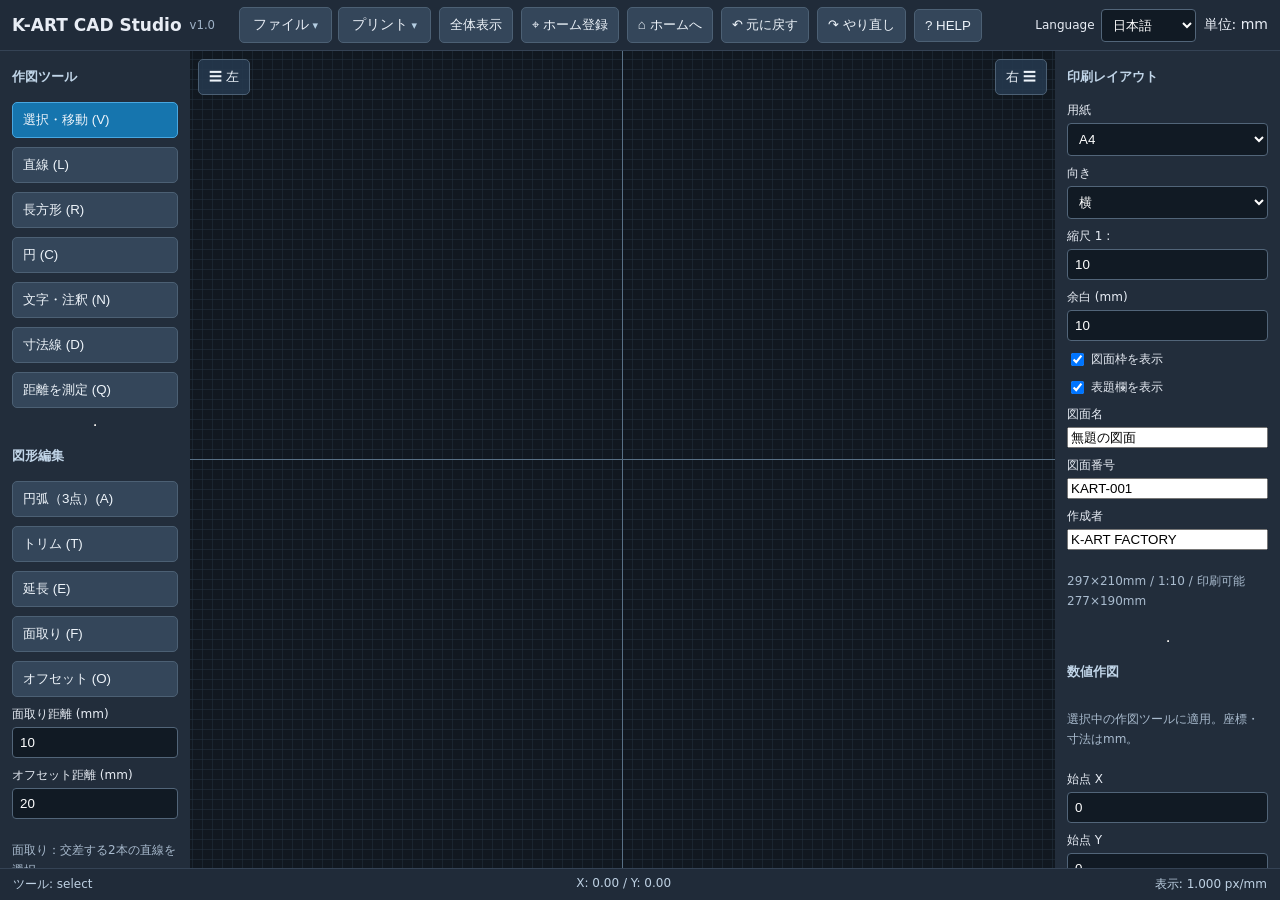
<file: index.html>
<!doctype html><html lang="ja"><head><meta charset="utf-8"><meta name="viewport" content="width=device-width,initial-scale=1"><title>K-ART CAD Studio v1.0</title><link rel="stylesheet" href="style.css"></head><body><header><strong>K-ART CAD Studio</strong><small>v1.0</small><nav class="header-menus" aria-label="ファイルと印刷"><details class="header-menu" id="fileMenu"><summary data-ja="ファイル" data-en="File">ファイル</summary><div class="menu-items"><button id="new">新規</button><button id="open">開く</button><button id="save">保存</button><button id="saveAs" data-ja="別名保存" data-en="Save as">別名保存</button><div class="menu-divider"></div><button id="svgExport">SVG出力</button><button id="pngExport">PNG出力</button><button id="dxfExport">DXF出力</button><button id="dxfImport">DXF読込</button></div></details><details class="header-menu print-menu" id="printMenu"><summary data-ja="プリント" data-en="Print">プリント</summary><div class="menu-items"><button id="printDrawing" data-ja="印刷" data-en="Print">印刷</button><button id="printPreview">印刷プレビュー</button></div></details></nav><button id="fit">全体表示</button><button id="setHome" title="現在の表示位置をホームに登録">⌖ ホーム登録</button><button id="goHome" title="登録したホーム位置に戻る">⌂ ホームへ</button><input id="dxfFile" type="file" accept=".dxf" hidden><input id="file" type="file" accept=".json" hidden><button id="undo">↶ 元に戻す</button><button id="redo">↷ やり直し</button><button id="helpButton" type="button">? HELP</button><span class="grow"></span><label class="language-picker">Language <select id="language" aria-label="表示言語"><option value="ja">日本語</option><option value="en">English</option></select></label><span>単位: mm</span></header><div class="layout"><aside id="leftPanel"><h3>作図ツール</h3><button data-tool="select" class="active">選択・移動 (V)</button><button data-tool="line">直線 (L)</button><button data-tool="rect">長方形 (R)</button><button data-tool="circle">円 (C)</button><button data-tool="text">文字・注釈 (N)</button><button data-tool="dimension">寸法線 (D)</button><button data-tool="measure">距離を測定 (Q)</button><hr><h3>図形編集</h3><button data-tool="arc">円弧（3点）(A)</button><button data-tool="trim">トリム (T)</button><button data-tool="extend">延長 (E)</button><button data-tool="chamfer">面取り (F)</button><button data-tool="offset">オフセット (O)</button><label>面取り距離 (mm)<input id="chamferDistance" type="number" value="10" min="0.001" step="any"></label><label>オフセット距離 (mm)<input id="offsetDistance" type="number" value="20" min="0.001" step="any"></label><p class="hint">面取り：交差する2本の直線を選択。<br>円弧：始点→通過点→終点。<br>トリム・延長：最初に編集する直線を選び、次に境界線をクリック。<br>オフセット：直線をクリック後、複製する側をクリック。</p><button data-tool="pan">手のひら (H)</button><button id="delete">選択図形を削除</button><hr><h3>複数選択・グループ</h3><p class="hint">選択ツールで Shift＋クリックすると複数選択できます。</p><button id="groupSelection">グループ化 (Ctrl+G)</button><button id="ungroupSelection">グループ解除 (Ctrl+Shift+G)</button><button id="selectAll">すべて選択</button><hr><h3>レイヤー</h3><label>現在のレイヤー<select id="layer"></select></label><button id="addLayer">＋ レイヤー追加</button><button id="toggleLayer">表示 / 非表示</button><button id="lockLayer">ロック / 解除</button><div id="layerInfo" class="hint"></div><hr><label><input type="checkbox" id="grid" checked> グリッド表示</label><label><input type="checkbox" id="objectSnap" checked> 図形スナップ（端点・中点・中心）</label><label><input type="checkbox" id="snap" checked> グリッドスナップ</label><label>間隔 (mm)<input id="gridStep" type="number" value="10" min="0.001" step="1"></label><p class="hint">ホイール：ズーム<br>中ボタンドラッグ：パン<br>Esc：操作中止<br>Delete：削除</p></aside><main id="viewport"><div class="viewport-controls"><button id="toggleLeft" title="左パネルの開閉">☰ 左</button><button id="toggleRight" title="右パネルの開閉">右 ☰</button></div><canvas id="canvas"></canvas></main><aside class="properties" id="rightPanel"><h3>印刷レイアウト</h3><label>用紙<select id="paperSize"><option value="A4">A4</option><option value="A3">A3</option><option value="A2">A2</option><option value="A1">A1</option><option value="A0">A0</option></select></label><label>向き<select id="paperOrientation"><option value="landscape">横</option><option value="portrait">縦</option></select></label><label>縮尺 1 : <input id="printScale" type="number" value="10" min="0.001" step="any"></label><label>余白 (mm)<input id="printMargin" type="number" value="10" min="0" step="any"></label><label><input type="checkbox" id="printFrame" checked> 図面枠を表示</label><label><input type="checkbox" id="printTitleBlock" checked> 表題欄を表示</label><label>図面名<input id="drawingTitle" type="text" value="無題の図面"></label><label>図面番号<input id="drawingNumber" type="text" value="KART-001"></label><label>作成者<input id="drawingAuthor" type="text" value="K-ART FACTORY"></label><p id="printInfo" class="hint">図面を中央配置。印刷時は倍率100%・余白なしを指定してください。</p><hr><h3>数値作図</h3><p class="hint">選択中の作図ツールに適用。座標・寸法はmm。</p><label>始点 X<input id="x" type="number" value="0" step="any"></label><label>始点 Y<input id="y" type="number" value="0" step="any"></label><label id="aLabel">終点 X / 幅<input id="a" type="number" value="100" step="any"></label><label id="bLabel">終点 Y / 高さ<input id="b" type="number" value="0" step="any"></label><button id="numeric">数値で作図</button><hr><h3>文字・注釈</h3><label>内容<textarea id="textValue" rows="3" placeholder="例：部品A / 断面図">部品A</textarea></label><label>文字高さ (mm)<input id="textHeight" type="number" min="0.1" step="any" value="5"></label><label>回転角度 (度)<input id="textRotation" type="number" step="any" value="0"></label><button id="editText">選択した文字を編集</button><p class="hint">文字ツールを選び、図面上で配置点をクリック。文字を選択すると内容を編集できます。</p><hr><h3>計測結果</h3><p id="measurement" class="hint">「距離を測定 (Q)」→開始点→終了点の順にクリック</p><hr><h3>移動・コピー（mm）</h3><label>移動量 ΔX<input id="moveX" type="number" value="100" step="any"></label><label>移動量 ΔY<input id="moveY" type="number" value="0" step="any"></label><button id="moveExact">数値で移動</button><button id="copyExact">数値でコピー</button><hr><h3>図形のプロパティ</h3><div id="entityProperties" class="hint">図形を選択してください</div><button id="applyProperties">変更を適用</button><hr><h3>自動バックアップ</h3><p id="backupStatus" class="hint">このブラウザに自動保存します。</p><button id="restoreBackup">バックアップを復元</button><button id="clearBackup">バックアップを削除</button><hr><h3>選択図形</h3><pre id="details">未選択</pre><h3>図面情報</h3><p id="count">図形数: 0</p></aside></div><footer><span id="status">準備完了</span><span id="coords">X: 0.00 / Y: 0.00</span><span id="scale">表示: 1 px/mm</span></footer><div id="previewDialog" class="preview-overlay" hidden><div class="preview-panel"><div class="preview-bar"><strong>印刷プレビュー</strong><span id="previewStatus"></span><button id="closePreview">閉じる</button><button id="printFromPreview">印刷 / PDF</button></div><div id="previewCanvas" class="preview-canvas"></div></div></div><script src="dxf.js"></script><script src="app.js"></script></body></html>
</file>
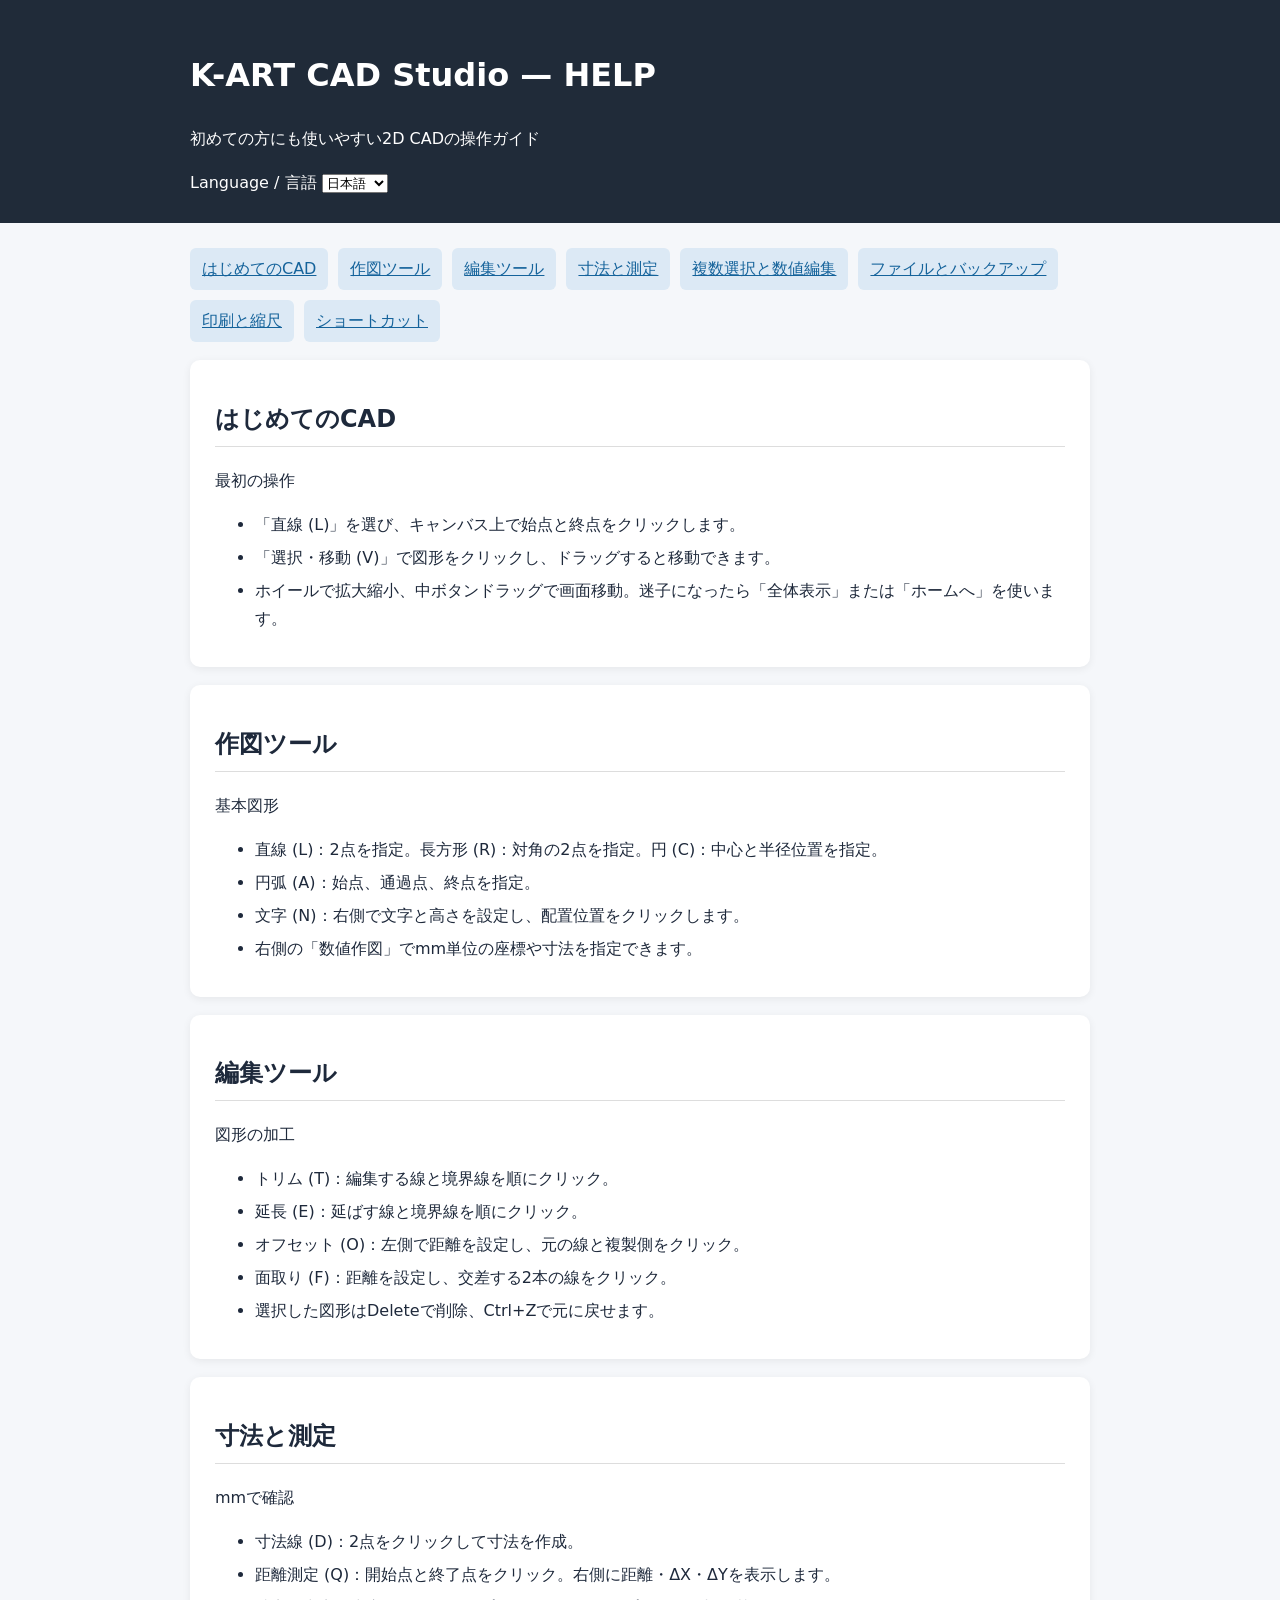
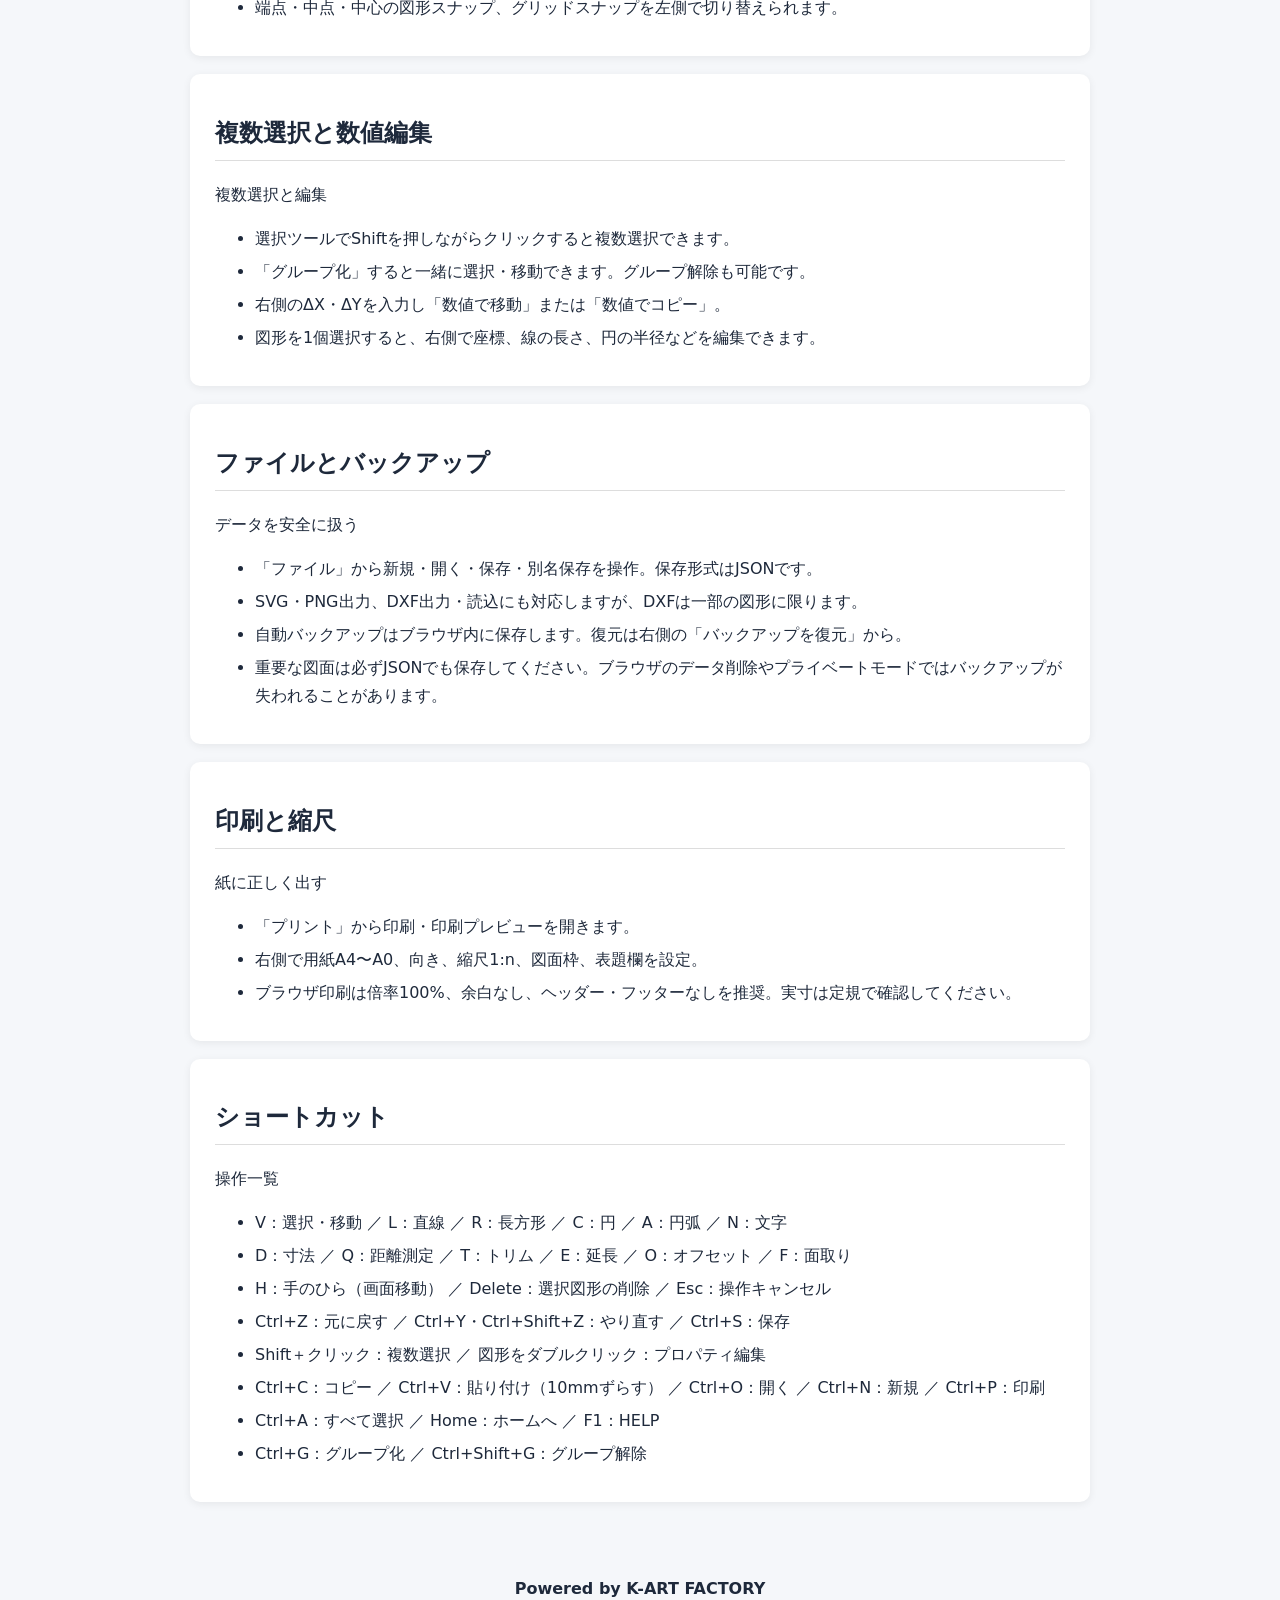
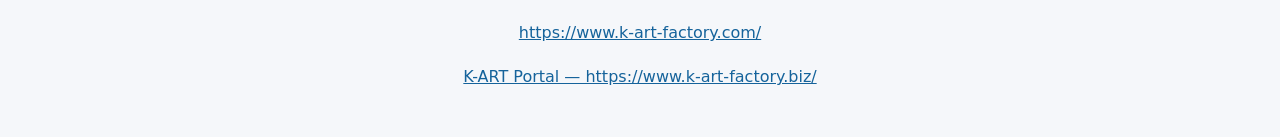
<file: help.html>
<!doctype html><html lang="ja"><head><meta charset="utf-8"><meta name="viewport" content="width=device-width,initial-scale=1"><title>K-ART CAD Studio HELP</title><style>body{font:16px/1.75 system-ui,"Noto Sans JP",sans-serif;background:#f5f7fa;color:#1e293b;margin:0}header{background:#202b39;color:white;padding:26px max(20px,calc((100vw - 900px)/2))}main{max-width:900px;margin:auto;padding:25px}nav{display:flex;flex-wrap:wrap;gap:10px}nav a{padding:7px 12px;background:#dce9f5;border-radius:6px}section{background:white;padding:18px 25px;border-radius:10px;margin:18px 0;box-shadow:0 2px 8px #0001}h2{border-bottom:1px solid #ddd;padding-bottom:6px}a{color:#15639b}footer{text-align:center;padding:30px}code{background:#eef2f6;padding:2px 5px;border-radius:4px}li{margin:5px 0}</style></head><body><header><h1>K-ART CAD Studio — HELP</h1><p id="intro">初めての方にも使いやすい2D CADの操作ガイド</p><label>Language / 言語 <select id="lang"><option value="ja">日本語</option><option value="en">English</option></select></label></header><main><nav id="toc"></nav><div id="sections"></div></main><footer><strong>Powered by K-ART FACTORY</strong><p><a href="https://www.k-art-factory.com/" target="_blank" rel="noopener">https://www.k-art-factory.com/</a></p><p><a href="https://www.k-art-factory.biz/" target="_blank" rel="noopener">K-ART Portal — https://www.k-art-factory.biz/</a></p></footer><script>const data={ja:[['はじめてのCAD','最初の操作',['「直線 (L)」を選び、キャンバス上で始点と終点をクリックします。','「選択・移動 (V)」で図形をクリックし、ドラッグすると移動できます。','ホイールで拡大縮小、中ボタンドラッグで画面移動。迷子になったら「全体表示」または「ホームへ」を使います。']],['作図ツール','基本図形',['直線 (L)：2点を指定。長方形 (R)：対角の2点を指定。円 (C)：中心と半径位置を指定。','円弧 (A)：始点、通過点、終点を指定。','文字 (N)：右側で文字と高さを設定し、配置位置をクリックします。','右側の「数値作図」でmm単位の座標や寸法を指定できます。']],['編集ツール','図形の加工',['トリム (T)：編集する線と境界線を順にクリック。','延長 (E)：延ばす線と境界線を順にクリック。','オフセット (O)：左側で距離を設定し、元の線と複製側をクリック。','面取り (F)：距離を設定し、交差する2本の線をクリック。','選択した図形はDeleteで削除、Ctrl+Zで元に戻せます。']],['寸法と測定','mmで確認',['寸法線 (D)：2点をクリックして寸法を作成。','距離測定 (Q)：開始点と終了点をクリック。右側に距離・ΔX・ΔYを表示します。','端点・中点・中心の図形スナップ、グリッドスナップを左側で切り替えられます。']],['複数選択と数値編集','複数選択と編集',['選択ツールでShiftを押しながらクリックすると複数選択できます。','「グループ化」すると一緒に選択・移動できます。グループ解除も可能です。','右側のΔX・ΔYを入力し「数値で移動」または「数値でコピー」。','図形を1個選択すると、右側で座標、線の長さ、円の半径などを編集できます。']],['ファイルとバックアップ','データを安全に扱う',['「ファイル」から新規・開く・保存・別名保存を操作。保存形式はJSONです。','SVG・PNG出力、DXF出力・読込にも対応しますが、DXFは一部の図形に限ります。','自動バックアップはブラウザ内に保存します。復元は右側の「バックアップを復元」から。','重要な図面は必ずJSONでも保存してください。ブラウザのデータ削除やプライベートモードではバックアップが失われることがあります。']],['印刷と縮尺','紙に正しく出す',['「プリント」から印刷・印刷プレビューを開きます。','右側で用紙A4〜A0、向き、縮尺1:n、図面枠、表題欄を設定。','ブラウザ印刷は倍率100%、余白なし、ヘッダー・フッターなしを推奨。実寸は定規で確認してください。']],['ショートカット','操作一覧',['V：選択・移動 ／ L：直線 ／ R：長方形 ／ C：円 ／ A：円弧 ／ N：文字','D：寸法 ／ Q：距離測定 ／ T：トリム ／ E：延長 ／ O：オフセット ／ F：面取り','H：手のひら（画面移動） ／ Delete：選択図形の削除 ／ Esc：操作キャンセル','Ctrl+Z：元に戻す ／ Ctrl+Y・Ctrl+Shift+Z：やり直す ／ Ctrl+S：保存','Shift＋クリック：複数選択 ／ 図形をダブルクリック：プロパティ編集','Ctrl+C：コピー ／ Ctrl+V：貼り付け（10mmずらす） ／ Ctrl+O：開く ／ Ctrl+N：新規 ／ Ctrl+P：印刷','Ctrl+A：すべて選択 ／ Home：ホームへ ／ F1：HELP','Ctrl+G：グループ化 ／ Ctrl+Shift+G：グループ解除']]],en:[['Getting started','First steps',['Choose Line (L), then click the start and end points.','Choose Select (V), click a shape and drag to move it.','Mouse wheel zooms; middle-button drag pans. Use Fit or Home if you lose your place.']],['Drawing tools','Create shapes',['Line (L): two points. Rectangle (R): opposite corners. Circle (C): center and radius point.','Arc (A): start, point on arc, end. Text (N): set text properties and click to place.','Numeric Drawing lets you specify coordinates and sizes in millimeters.']],['Editing','Modify shapes',['Trim (T) and Extend (E): choose the target line and then the boundary.','Offset (O): set distance, choose line and side. Chamfer (F): choose two intersecting lines.','Delete removes selected shapes. Ctrl+Z undoes changes.']],['Dimensions and measuring','Millimeters',['Dimension (D): click two points. Measure (Q): click two points and see distance, ΔX and ΔY.','Toggle object snap and grid snap in the left panel.']],['Multi-select and numeric edits','Selection and editing',['Shift+click to select multiple shapes. Group and Ungroup in the left panel.','Enter ΔX/ΔY in the right panel to Move or Copy.','Select one shape to edit coordinates, line length or circle radius in Properties.']],['Files and recovery','Keep your work',['File menu: New, Open, Save, Save As; native drawings use JSON.','SVG, PNG and limited DXF import/export are available.','Automatic backup stays in this browser. Use Restore Backup in the right panel.','Save important drawings to JSON as browser storage can be cleared or unavailable.']],['Printing and scale','Paper output',['Print menu opens Print and Print Preview.','Set A4–A0, orientation, scale 1:n, frame and title block in the right panel.','Use browser print scale 100%, no margins, no headers/footers; verify physical measurements with a ruler.']],['Keyboard shortcuts','Quick reference',['V Select / L Line / R Rectangle / C Circle / A Arc / N Text','D Dimension / Q Measure / T Trim / E Extend / O Offset / F Chamfer','H: Pan / Delete: Delete selected / Esc: Cancel','Ctrl+Z: Undo / Ctrl+Y or Ctrl+Shift+Z: Redo / Ctrl+S: Save','Shift+click: Multi-select / Double-click a shape: Edit properties','Ctrl+C: Copy / Ctrl+V: Paste (+10mm X/Y) / Ctrl+O: Open / Ctrl+N: New / Ctrl+P: Print','Ctrl+A: Select all / Home: Go Home / F1: HELP','Ctrl+G: Group / Ctrl+Shift+G: Ungroup']]]};function render(lang){document.documentElement.lang=lang;document.querySelector('#intro').textContent=lang==='ja'?'初めての方にも使いやすい2D CADの操作ガイド':'Beginner-friendly 2D CAD guide';document.querySelector('#toc').replaceChildren();document.querySelector('#sections').replaceChildren();data[lang].forEach(([title,sub,items],i)=>{const a=document.createElement('a');a.href='#s'+i;a.textContent=title;document.querySelector('#toc').append(a);const s=document.createElement('section');s.id='s'+i;const h=document.createElement('h2');h.textContent=title;const p=document.createElement('p');p.textContent=sub;const ul=document.createElement('ul');items.forEach(item=>{const li=document.createElement('li');li.textContent=item;ul.append(li)});s.append(h,p,ul);document.querySelector('#sections').append(s)})}const preferred=localStorage.getItem('kartcad.language.v1')==='en'?'en':'ja';document.querySelector('#lang').value=preferred;document.querySelector('#lang').onchange=e=>render(e.target.value);render(preferred);</script></body></html>
</file>
<file: style.css>
*{box-sizing:border-box}body{margin:0;background:#151b23;color:#e8edf5;font:14px system-ui,-apple-system,"Noto Sans JP",sans-serif;height:100vh;display:flex;flex-direction:column}header{height:50px;display:flex;align-items:center;gap:8px;padding:7px 12px;background:#202b39;border-bottom:1px solid #354355}header strong{font-size:17px}header small{color:#9fb2c7;margin-right:16px}.grow{flex:1}button{background:#34465a;color:#eef4fa;border:1px solid #4c6074;border-radius:5px;padding:8px 10px;cursor:pointer}button:hover{background:#49627c}button.active{background:#1675ae;border-color:#48a7e1}.layout{display:flex;flex:1;min-height:0}aside{width:190px;flex-shrink:0;padding:12px;background:#222d3b;display:flex;flex-direction:column;gap:9px;overflow:auto}aside.properties{width:225px}h3{font-size:13px;margin:5px 0 7px;color:#c1d5e8}aside button{text-align:left}label{display:flex;flex-direction:column;gap:4px;font-size:12px}label:has([type=checkbox]){flex-direction:row;align-items:center}input[type=number]{width:100%;background:#111a24;color:white;border:1px solid #526579;border-radius:4px;padding:7px}.hint{color:#a9bbce;font-size:12px;line-height:1.7}#viewport{flex:1;min-width:0;position:relative;background:#111820;overflow:hidden}canvas{display:block;width:100%;height:100%;touch-action:none;cursor:crosshair}pre{white-space:pre-wrap;font-size:11px;color:#b9d6ec}footer{display:flex;justify-content:space-between;gap:8px;padding:7px 13px;background:#202b39;border-top:1px solid #354355;font-size:12px;color:#bed1e3}@media(max-width:800px){aside{width:145px}.properties{width:165px!important}header{flex-wrap:wrap;height:auto}}

select{width:100%;background:#111a24;color:white;border:1px solid #526579;border-radius:4px;padding:7px}

.preview-overlay[hidden]{display:none!important}
.preview-overlay{position:fixed;inset:0;z-index:1000;background:rgba(0,0,0,.72);display:flex;align-items:center;justify-content:center;padding:20px}
.preview-panel{background:#f3f4f6;color:#111827;width:min(1100px,96vw);height:min(850px,94vh);display:flex;flex-direction:column;border-radius:8px;overflow:hidden}
.preview-bar{display:flex;align-items:center;gap:12px;padding:10px 16px;background:#fff;border-bottom:1px solid #bbb}
.preview-bar span{flex:1;font-size:12px;color:#555}
.preview-canvas{min-height:0;flex:1;overflow:auto;display:flex;align-items:center;justify-content:center;padding:20px}
.preview-canvas svg{display:block;max-width:100%;max-height:100%;width:auto;height:auto;box-shadow:0 3px 16px #888;background:white}

/* RC3: collapsible tool panels, viewport shortcuts and language picker */
#leftPanel,#rightPanel{transition:width .15s ease,padding .15s ease}#leftPanel.collapsed,#rightPanel.collapsed{width:0!important;padding:0;border:0;overflow:hidden}#leftPanel.collapsed>*,#rightPanel.collapsed>*{visibility:hidden}.viewport-controls{position:absolute;z-index:5;top:8px;left:8px;right:8px;display:flex;justify-content:space-between;pointer-events:none}.viewport-controls button{pointer-events:auto;background:#26394fdd}.language-picker{display:flex;flex-direction:row;align-items:center;white-space:nowrap;gap:6px}.language-picker select{width:auto;min-width:95px}header{height:auto;min-height:50px;flex-wrap:wrap}#viewport{isolation:isolate}

/* RC4: compact File and Print header menus */
.header-menus{display:flex;gap:6px;align-items:center;flex-shrink:0}
.header-menu{position:relative;z-index:30}
.header-menu>summary{list-style:none;cursor:pointer;user-select:none;padding:8px 13px;background:#34465a;border:1px solid #4c6074;border-radius:5px;white-space:nowrap}
.header-menu>summary::-webkit-details-marker{display:none}
.header-menu>summary::after{content:' ▾';font-size:11px;color:#b5cee2}
.header-menu[open]>summary,.header-menu>summary:hover,.header-menu>summary:focus-visible{background:#49627c}
.header-menu .menu-items{position:absolute;left:0;top:calc(100% + 2px);min-width:165px;padding:5px;background:#243245;border:1px solid #53697f;box-shadow:0 8px 22px #0009;border-radius:6px;display:flex;flex-direction:column;gap:2px;z-index:40}
.header-menu .menu-items button{display:block;text-align:left;width:100%;background:transparent;border:0;padding:9px 11px;white-space:nowrap}
.header-menu .menu-items button:hover,.header-menu .menu-items button:focus-visible{background:#49627c}
.header-menu .menu-divider{height:1px;background:#53697f;margin:4px 5px}
@media(max-width:600px){.header-menu .menu-items{min-width:150px}}

/* RC5 editing properties */
#entityProperties{display:flex;flex-direction:column;gap:8px}#entityProperties label{color:#c5d8e8}#entityProperties textarea{width:100%;background:#111a24;color:white;border:1px solid #526579;border-radius:4px;padding:7px}#rightPanel{min-width:0}
</file>
